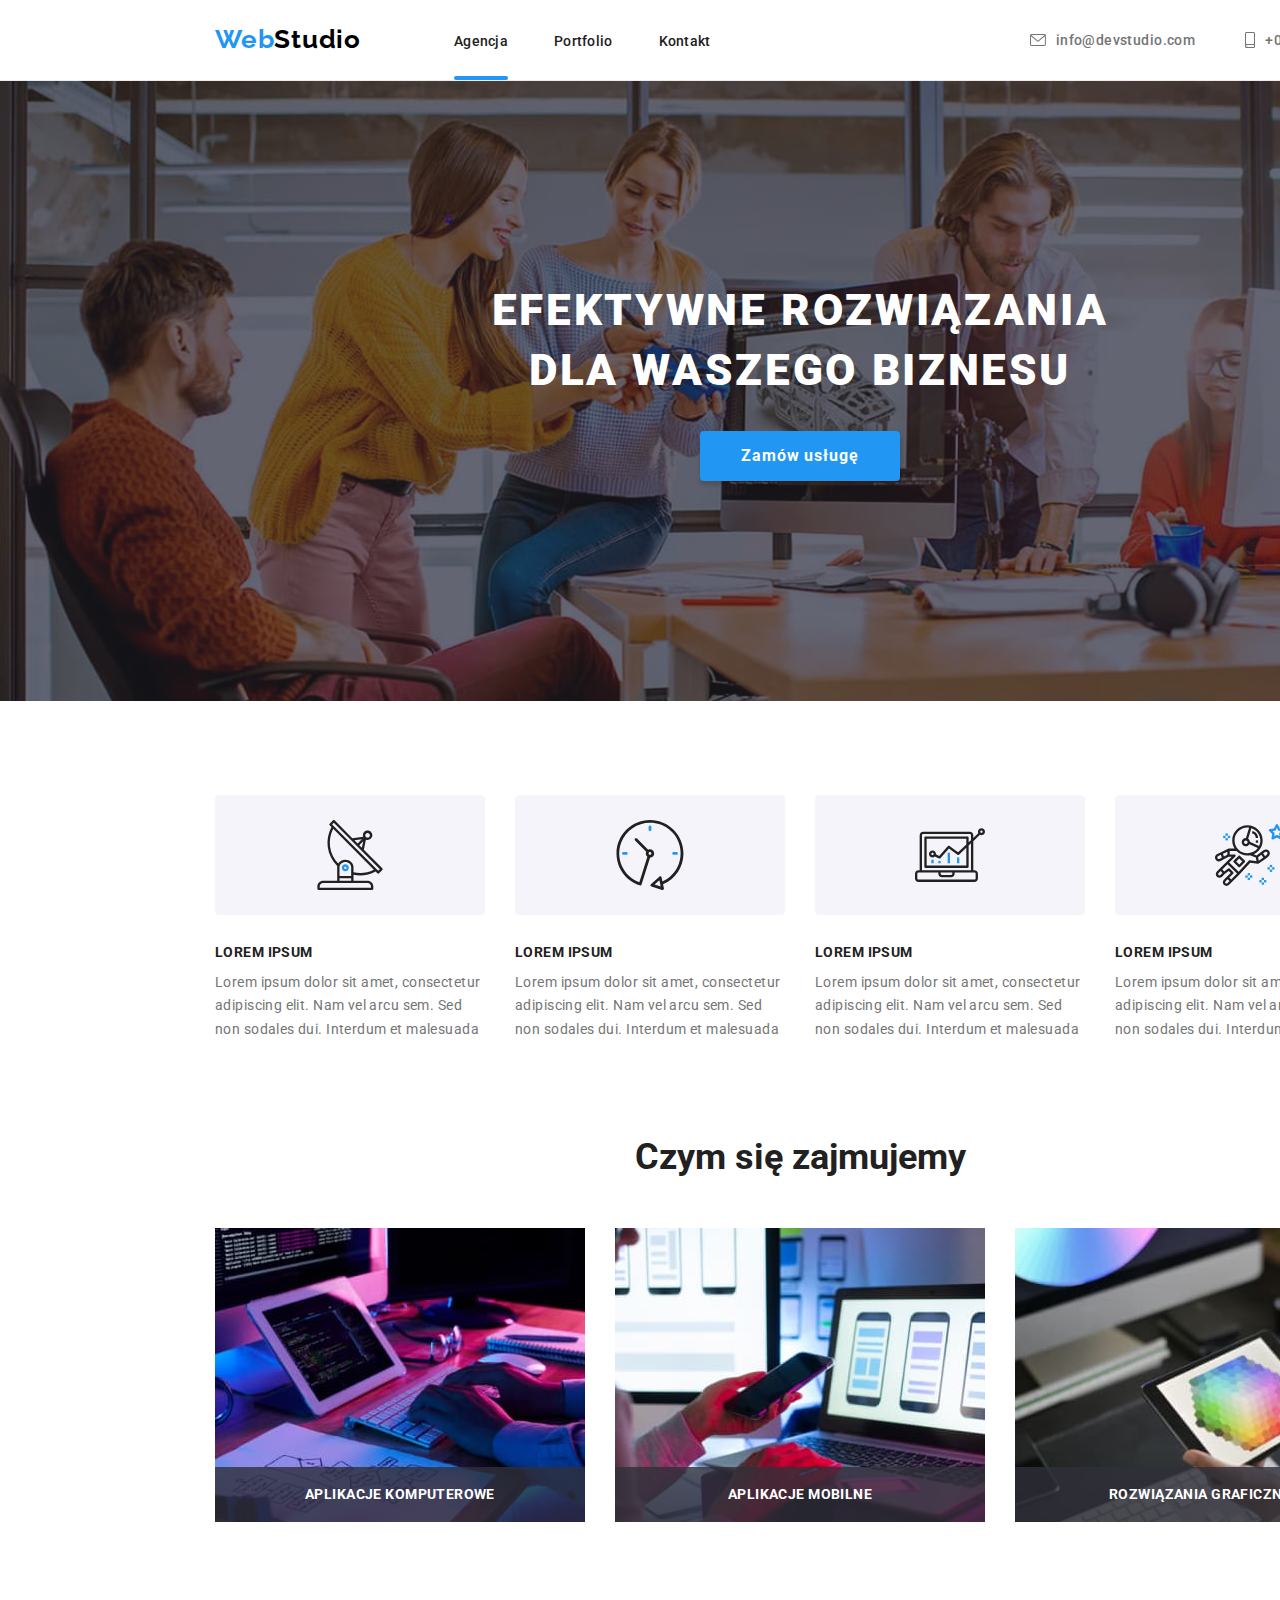
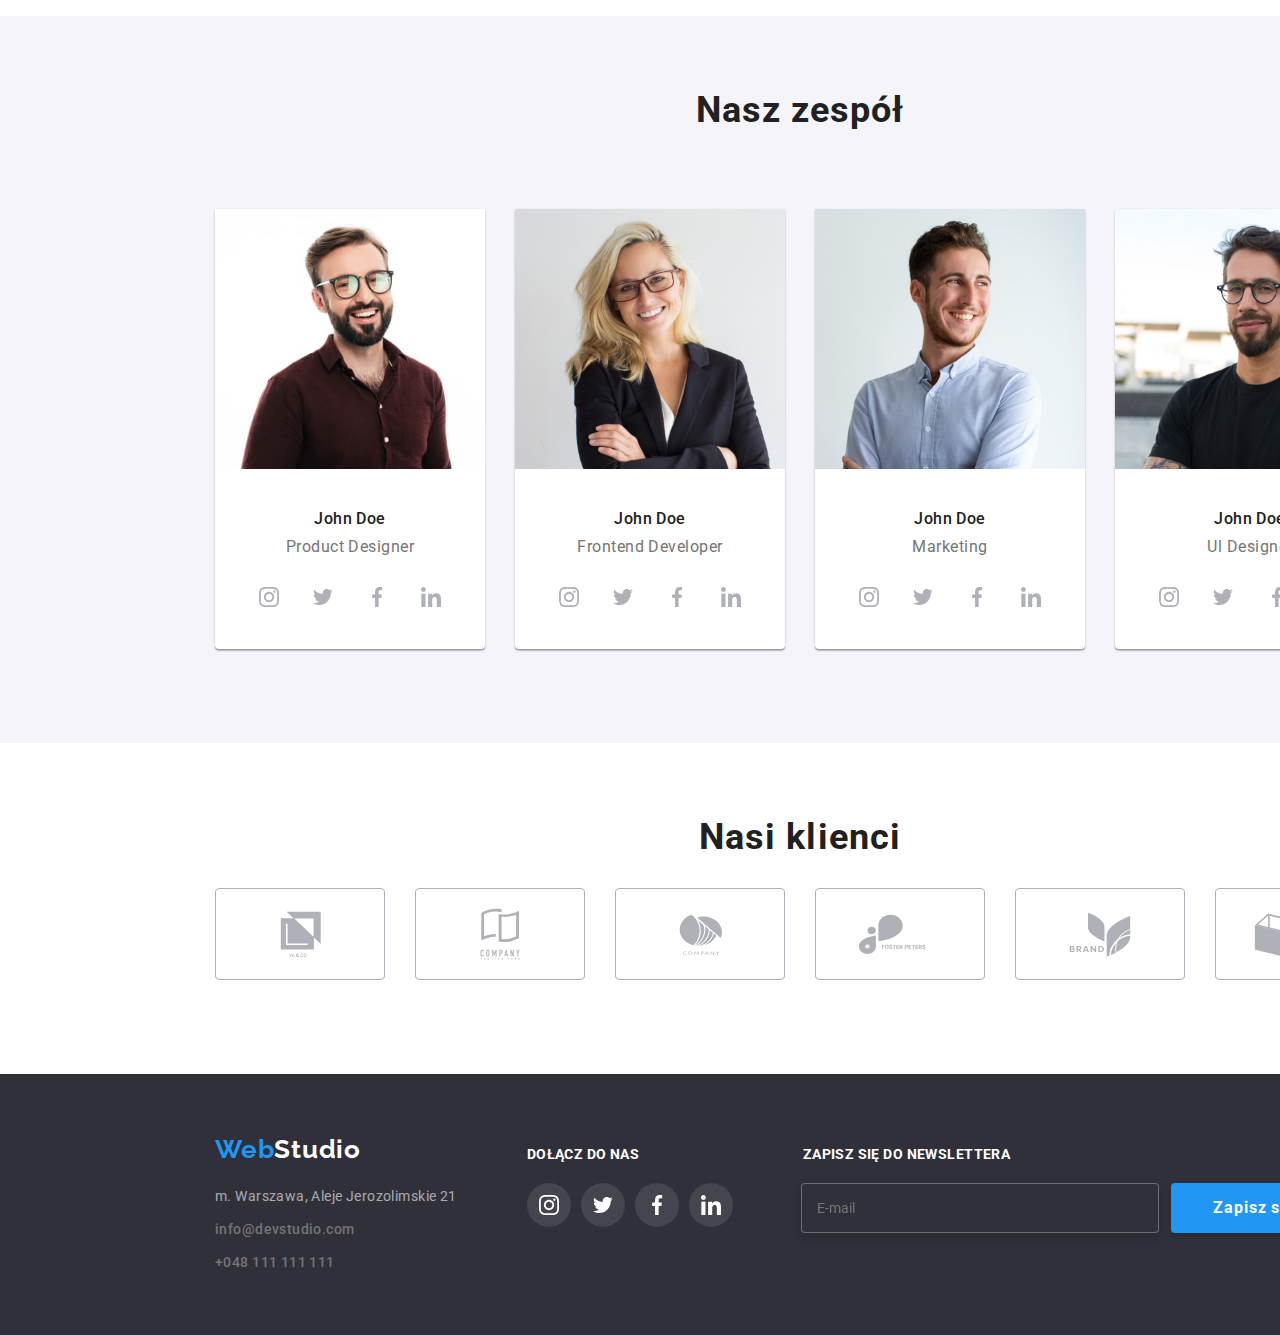
<file: index.html>
<!DOCTYPE html>
<html lang="pl">

<head>
  <meta charset="UTF-8">
  <link rel="stylesheet"
    href="https://cdnjs.cloudflare.com/ajax/libs/modern-normalize/1.0.0/modern-normalize.min.css" />
  <link rel="stylesheet" href="css/styles.css">
  <title>Zadanie domowe GOIT Polska - Figma</title>
  <link href="https://fonts.googleapis.com/css2?family=Raleway:wght@700&family=Roboto:wght@400;500;700;900&display=swap"
    rel="stylesheet" />
</head>

<body>
  <header class="border-line">
    <div class="page-header container">
      <a class="logo" href="index.html"><span>Web</span><span class="studio">Studio</span></a>
      <nav>
        <ul class="menu">
          <li class="hover-link"><a class="permalink effect" href="index.html">Agencja</a></li>
          <li class="hover-link"><a class="permalink" href="portfolio.html">Portfolio</a></li>
          <li><a class="permalink-contact" href="kontakt">Kontakt</a></li>
        </ul>
      </nav>
      <ul class="write">
        <li class="hover-contact"><a href="mailto:info@devstudio.com">
            <svg class="email" width="16" height="12">
              <use href="./images/sprite.svg#icon-email"></use>
            </svg>info@devstudio.com</a></li>
        <li><a class="permalink-telephone" href="tel:+048111111111"> <svg class="smartphone" width="10" height="16">
              <use href="./images/sprite.svg#icon-smartphone"></use>
            </svg>+048 111 111 111</a></li>
      </ul>
    </div>
  </header>

  <main>
    <section class="section-tittle">
      <div class="container">
        <h1 class="tittle">EFEKTYWNE ROZWIĄZANIA <br /> DLA WASZEGO BIZNESU</h1>
        <button class="service" type="button" data-modal-open>Zamów usługę</button>
      </div>
      </div>
    </section>
    <section class="section-lorem">
      <div class="container">
        <ul class="description">
          <li>
            <div class="icons"><svg width="270" height="120">
                <use href="./images/sprite.svg#icon-aerial" alt:ludzie pracujący przy projekcie auta></use>
              </svg></div>
            <h2 class="poem">LOREM IPSUM</h2>
            <p class="lorem">
              Lorem ipsum dolor sit amet, consectetur adipiscing elit. Nam vel arcu sem. Sed non sodales
              dui. Interdum et malesuada
            </p>
          </li>
          <li>
            <div class="icons"><svg width="270" height="120">
                <use href="./images/sprite.svg#icon-clock"></use>
              </svg></div>
            <h2 class="poem">LOREM IPSUM</h2>
            <p class="lorem">
              Lorem ipsum dolor sit amet, consectetur adipiscing elit. Nam vel arcu sem. Sed non sodales
              dui. Interdum et malesuada
            </p>
          </li>
          <li>
            <div class="icons"><svg width="270" height="120">
                <use href="./images/sprite.svg#icon-computer"></use>
              </svg></div>
            <h2 class="poem">LOREM IPSUM</h2>
            <p class="lorem">
              Lorem ipsum dolor sit amet, consectetur adipiscing elit. Nam vel arcu sem. Sed non sodales
              dui. Interdum et malesuada
            </p>
          </li>
          <li>
            <div class="icons"><svg width="270" height="120">
                <use href="./images/sprite.svg#icon-astronaut"></use>
              </svg></div>
            <h2 class="poem">LOREM IPSUM</h2>
            <p class="lorem">Lorem ipsum dolor sit amet, consectetur adipiscing elit. Nam vel arcu sem. Sed non sodales
              dui. Interdum et malesuada</p>
          </li>
        </ul>
      </div>
    </section>

    <section class="section">
      <div class="container">
        <h2 class="story">Czym się zajmujemy</h2>
        <ul class="image">
          <li class="thumb"><img src="images/first.jpg" alt="Człowiek pracujący na tablecie" width="370" height="294" />
            <p class="label">APLIKACJE KOMPUTEROWE</p>
          </li>
          <li class="thumb"><img src="images/second.jpg" alt="telefon komórkowy i komputer" width="370" height="294" />
            <p class="label">APLIKACJE MOBILNE</p>
          </li>
          <li class="thumb"><img src="images/third.jpg" alt="Baza kolorów na tablecie" width="370" height="294" />
            <p class="label">ROZWIĄZANIA GRAFICZNE</p>
          </li>
        </ul>
      </div>
    </section>

    <section class="section-team">
      <div class="container">
        <h2 class="team">Nasz zespół</h2>
        <ul class="company">
          <li class="card">
            <figure>
              <img src="images/product.jpg" alt="Osoba będąca product designerem w firmie" width="270" height="260" />
              <figcaption>
                <h4 class="name">John Doe</h4>
                <p class="about">Product Designer</p>
                <ul class="social-icons">
                  <li><a href="link" class="socialmedia-link"><svg class="media-icons" width="20" height="20">
                        <use href="./images/sprite.svg#icon-instagram"></use>
                      </svg></a></li>
                  <li><a href="link" class="socialmedia-link"><svg class="media-icons" width="20" height="20">
                        <use href="./images/sprite.svg#icon-twiiter"></use>
                      </svg></a></li>
                  <li><a href="link" class="socialmedia-link"><svg class="media-icons" width="20" height="20">
                        <use href="./images/sprite.svg#icon-facebook"></use>
                      </svg></a></li>
                  <li><a href="link" class="socialmedia-link"><svg class="media-icons" width="20" height="20">
                        <use href="./images/sprite.svg#icon-linkedin-"></use>
                      </svg></a></li>
                </ul>
              </figcaption>
            </figure>
          </li>
          <li class="card">
            <figure>
              <img src="images/frontend.jpg" alt="Osoba będąca frontend developerem w firmie" width="270"
                height="260" />
              <figcaption>
                <h4 class="name">John Doe</h4>
                <p class="about">Frontend Developer</p>
                <ul class="social-icons">
                  <li><a href="link" class="socialmedia-link"><svg class="media-icons" width="20" height="20">
                        <use href="./images/sprite.svg#icon-instagram"></use>
                      </svg></a></li>
                  <li><a href="link" class="socialmedia-link"><svg class="media-icons" width="20" height="20">
                        <use href="./images/sprite.svg#icon-twiiter"></use>
                      </svg></a></li>
                  <li><a href="link" class="socialmedia-link"><svg class="media-icons" width="20" height="20">
                        <use href="./images/sprite.svg#icon-facebook"></use>
                      </svg></a></li>
                  <li><a href="link" class="socialmedia-link"><svg class="media-icons" width="20" height="20">
                        <use href="./images/sprite.svg#icon-linkedin-"></use>
                      </svg></a></li>
                </ul>
              </figcaption>
            </figure>
          </li>
          <li class="card">
            <figure>
              <img src="images/marketing.jpg" alt="Osoba będąca marketingowcem w firmie" width="270" height="260" />
              <figcaption>
                <h4 class="name">John Doe</h4>
                <p class="about">Marketing</p>
                <ul class="social-icons">
                  <li><a href="link" class="socialmedia-link"><svg class="media-icons" width="20" height="20">
                        <use href="./images/sprite.svg#icon-instagram"></use>
                      </svg></a></li>
                  <li><a href="link" class="socialmedia-link"><svg class="media-icons" width="20" height="20">
                        <use href="./images/sprite.svg#icon-twiiter"></use>
                      </svg></a></li>
                  <li><a href="link" class="socialmedia-link"><svg class="media-icons" width="20" height="20">
                        <use href="./images/sprite.svg#icon-facebook"></use>
                      </svg></a></li>
                  <li><a href="link" class="socialmedia-link"><svg class="media-icons" width="20" height="20">
                        <use href="./images/sprite.svg#icon-linkedin-"></use>
                      </svg></a></li>
                </ul>
              </figcaption>
            </figure>
          </li>
          <li class="card">
            <figure>
              <img src="images/ul.jpg" alt="Osoba będąca Ul Designer w firmie" width="270" height="260" />
              <figcaption>
                <h4 class="name">John Doe</h4>
                <p class="about">Ul Designer</p>
                <ul class="social-icons">
                  <li><a href="link" class="socialmedia-link"><svg class="media-icons" width="20" height="20">
                        <use href="./images/sprite.svg#icon-instagram"></use>
                      </svg></a></li>
                  <li><a href="link" class="socialmedia-link"><svg class="media-icons" width="20" height="20">
                        <use href="./images/sprite.svg#icon-twiiter"></use>
                      </svg></a></li>
                  <li><a href="link" class="socialmedia-link"><svg class="media-icons" width="20" height="20">
                        <use href="./images/sprite.svg#icon-facebook"></use>
                      </svg></a></li>
                  <li><a href="link" class="socialmedia-link"><svg class="media-icons" width="20" height="20">
                        <use href="./images/sprite.svg#icon-linkedin-"></use>
                      </svg></a></li>
                </ul>
              </figcaption>
            </figure>
          </li>
        </ul>
      </div>
    </section>
    <section class="section">
      <div class="container">
        <h2 class="team">Nasi klienci</h2>
        <ul class="company company-icon">
          <li><a href="company" class="client"><svg width="41" height="47">
                <use href="./images/sprite.svg#icon-company-1"></use>
              </svg></a></li>
          <li><a href="company" class="client"><svg width="40" height="52">
                <use href="./images/sprite.svg#icon-company-2"></use>
              </svg></a></li>
          <li><a href="company" class="client"><svg width="43" height="41">
                <use href="./images/sprite.svg#icon-company-3"></use>
              </svg></a></li>
          <li><a href="company" class="client"><svg class="envelope" width="84" height="40">
                <use href="./images/sprite.svg#icon-company-4"></use>
              </svg></a></li>
          <li><a href="company" class="client"><svg width="62" height="45">
                <use href="./images/sprite.svg#icon-company-5"></use>
              </svg></a></li>
          <li><a href="company" class="client"><svg width="93" height="43">
                <use href="./images/sprite.svg#icon-company-6"></use>
              </svg></a></li>
        </ul>
      </div>
    </section>
  </main>
  <footer class="end">
    <div class="container footer-socialmedia">
      <div>
        <a class="logo" href="index.html"><span>Web</span><span class="color">Studio</span></a>
        <address class="contact">
          <ul class="footer-address">
            <li class="address-list">m. Warszawa, Aleje Jerozolimskie 21</li>
            <li class="mail"><a class="permalink" href="mailto:info@devstudio.com">info@devstudio.com</a></li>
            <li class="mail"><a class="permalink" href="tel:+048111111111">+048 111 111 111</a></li>
          </ul>
        </address>
      </div>
      <div>
        <h3 class="invitation">DOŁĄCZ DO NAS</h2>
          <ul class="socialmedia">
            <li><a href="link" class="socialmedia-link"><svg width="20" height="20">
                  <use href="./images/sprite.svg#icon-instagram"></use>
                </svg></a></li>
            <li><a href="link" class="socialmedia-link"><svg width="20" height="20">
                  <use href="./images/sprite.svg#icon-twiiter"></use>
                </svg></a></li>
            <li><a href="link" class="socialmedia-link"><svg width="20" height="20">
                  <use href="./images/sprite.svg#icon-facebook"></use>
                </svg></a></li>
            <li><a href="link" class="socialmedia-link"><svg width="20" height="20">
                  <use href="./images/sprite.svg#icon-linkedin-"></use>
                </svg></a></li>
          </ul>
      </div>
      <div>
        <h3 class="invitation">ZAPISZ SIĘ DO NEWSLETTERA</h3>
        <form>
          <label>
            <input class="sign-email" type="email" name="email" placeholder="E-mail" />
            <button class="sign-in-button" type="Submit"><span class="sign-in-text">Zapisz się</span><svg class="sign-in" width="24" height="24">
                <use href="./images/sprite.svg#icon-icon-send"></use>
              </svg></button>
          </label>
        </form>
      </div>
    </div>
  </footer>
  <div class="backdrop is-hidden" data-modal>
    <div class="modal">
      <button class="modal-button" type="button">
        <svg class="close-button" data-modal-close>
          <use href="./images/sprite.svg#icon-cross"></use>
        </svg>
      </button>
        <h2 class="first-modal-text">Zostaw swoje dane w formularzu poniżej</h2>
        <form>
          <label class="name-input">Imię
          <input class="place-input" type="text" name="name" /><svg class="icon-people" width="12" height="12" data-modal-close>
            <use href="./images/sprite.svg#icon-Vector-1"></use>
          </svg>
        </label>
        <label class="name-input">Telefon
          <input class="place-input" type="tel" name="telephone-number" /><svg class="icon-telephone " width="13" height="13" data-modal-close>
            <use href="./images/sprite.svg#icon-Vector-2"></use>
          </svg>
        </label>
        <label class="name-input">Email
          <input class="place-input" type="email" name="email" /><svg class="icon-envelope" width="15" height="12" data-modal-close>
            <use href="./images/sprite.svg#icon-Vector-3"></use>
          </svg>
        </label>
        <label class="name-input">Komentarz
          <textarea class="comment-input text-area" name="feedback" rows="5" placeholder="Wprowadź tekst"></textarea>
        </label>
        <label class="checkbox-window">
          <p class="checkbox-text">Oświadczam iż akceptuję <a href="#" class="rules-policy">Regulamin</a> i <a href="#"
              class="rules-policy">Politykę Prywatności.</a></p>
          <input class="checkbox" type="checkbox" name="rules-policy" value="rules-policy" checked />
          <span class="checkmark">
            <svg class="checkbox-icon" width="16" height="15" data-modal-close>
              <use href="./images/sprite.svg#icon-checkmark"></use>
            </svg>
          </span>
          </label>
        <button class="button-form" type="Submit">Wyślij</button>
      </form>

    </div>
  </div>
  <script src="./js/modal.js"></script>
</body>

</html>
</file>
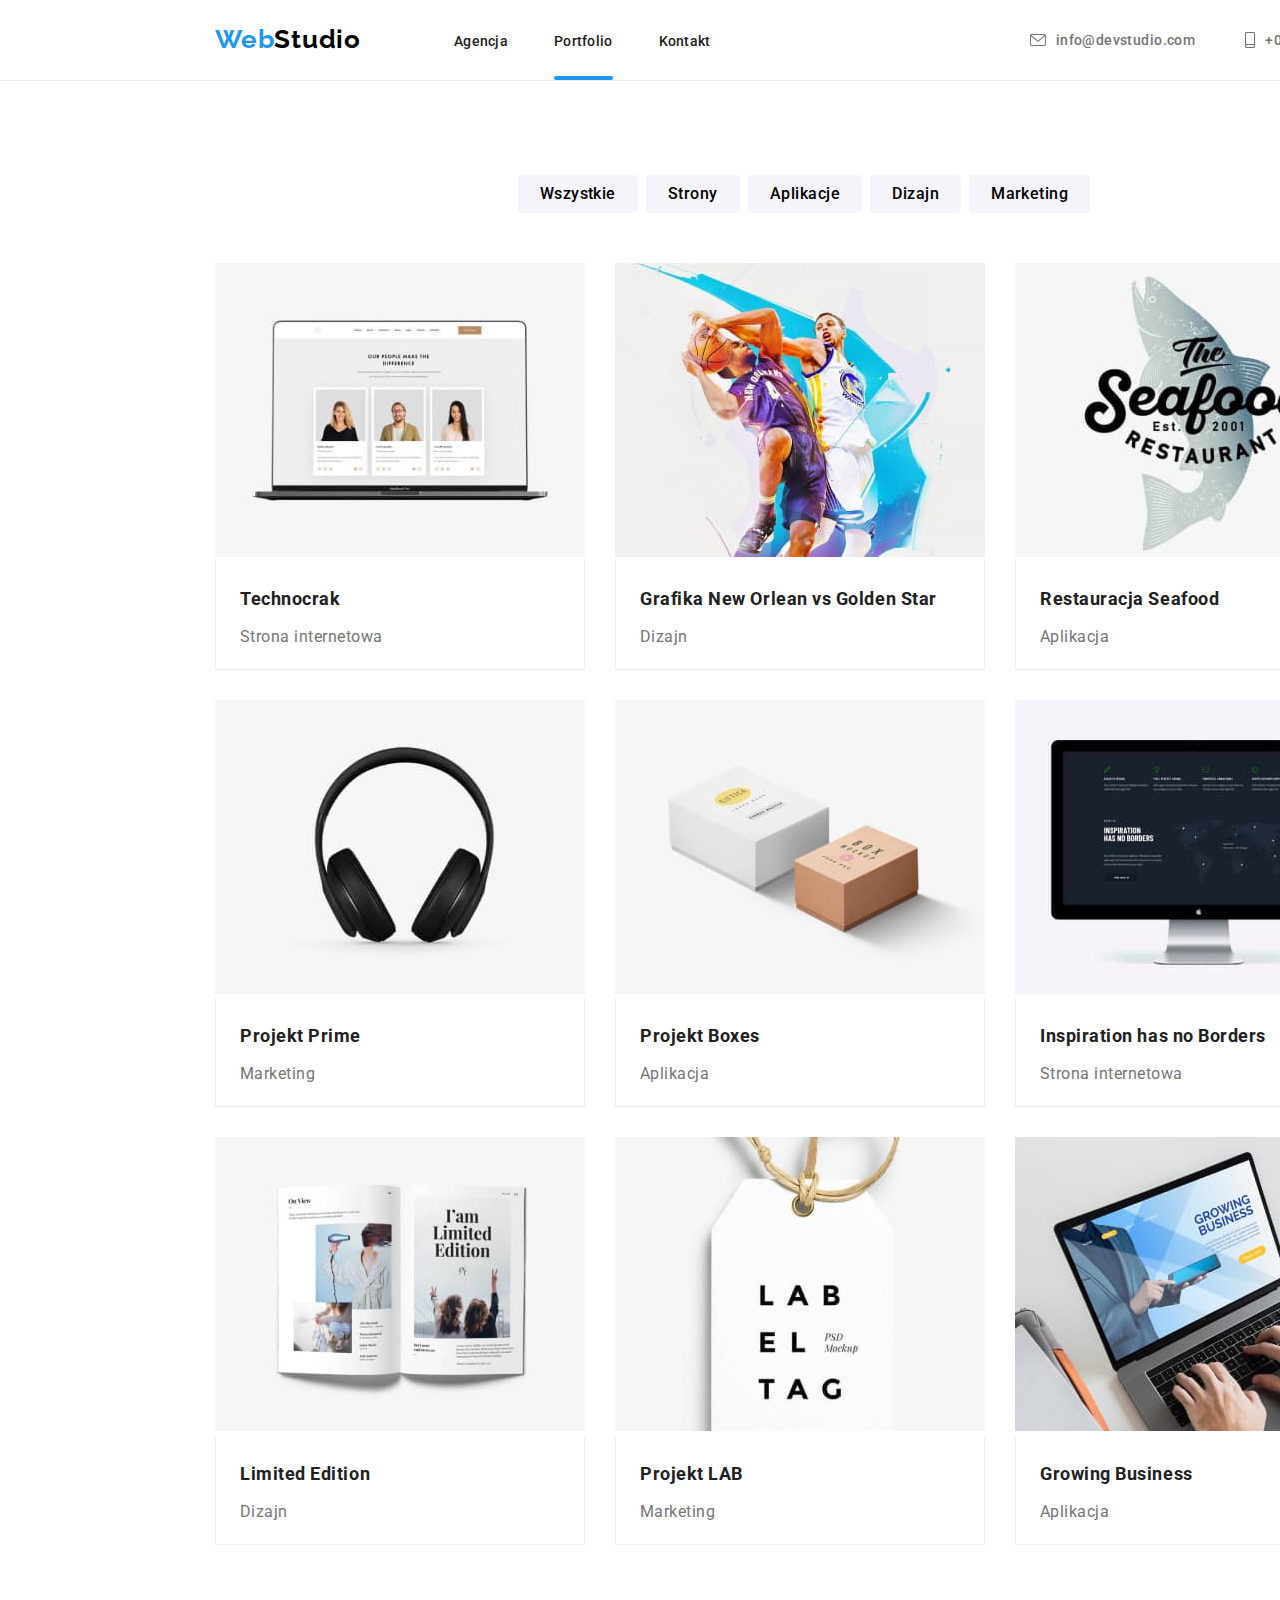
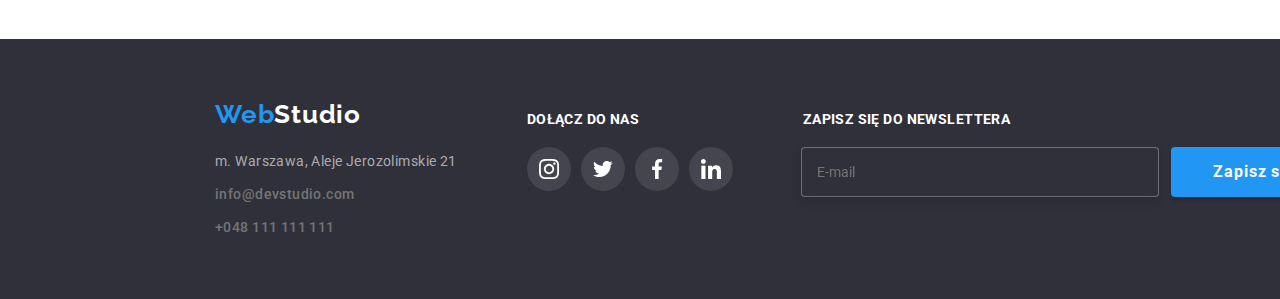
<file: portfolio.html>
<!DOCTYPE html>
<html lang="pl">

<head>
    <meta charset="UTF-8">
    <link rel="stylesheet"
        href="https://cdnjs.cloudflare.com/ajax/libs/modern-normalize/1.0.0/modern-normalize.min.css" />
    <link rel="stylesheet" href="css/styles.css">
    <title>Zadanie domowe GOIT Polska - Figma</title>
    <link
        href="https://fonts.googleapis.com/css2?family=Raleway:wght@700&family=Roboto:wght@400;500;700;900&display=swap"
        rel="stylesheet" />
</head>

<body>
    <header class="border-line">
        <div class="page-header container">
            <a class="logo" href="index.html"><span>Web</span><span class="studio">Studio</span></a>
            <nav>
                <ul class="menu">
                    <li class="hover-link"><a class="permalink" href="index.html">Agencja</a></li>
                    <li class="hover-link"><a class="permalink effect" href="portfolio.html">Portfolio</a></li>
                    <li><a class="permalink-contact" href="kontakt">Kontakt</a></li>
                </ul>
            </nav>
            <ul class="write">
                <li class="hover-contact"><a href="mailto:info@devstudio.com">
                        <svg class="email" width="16" height="12">
                            <use href="./images/sprite.svg#icon-email"></use>
                        </svg>info@devstudio.com</a></li>
                <li><a class="permalink-telephone" href="tel:+048111111111"> <svg class="smartphone" width="10" height="16">
                            <use href="./images/sprite.svg#icon-smartphone"></use>
                        </svg>+048 111 111 111</a></li>
            </ul>
        </div>
    </header>
    <main class="background">
        <div class="container">
            <ul class="button-list">
                <li><button class="click" type="button">Wszystkie</button></li>
                <li><button class="click" type="button">Strony</button></li>
                <li><button class="click" type="button">Aplikacje</button></li>
                <li><button class="click" type="button">Dizajn</button></li>
                <li><button class="click" type="button">Marketing</button></li>
            </ul>
            <ul class="description-img">
                <li class="img">
                    <figure><img src="images/technocrak.jpg" alt="laptop" width="370" height="294">
                        <div class="overlay">
                            <p class="text-visable">
                                Technocrack jest popularną platformą wykorzystywaną do rozpowszechniania koronawirusa. Firmy wykorzystują tę platformę
                                do celów szpiegowskich i ataków na niezabezpieczone serwery konkurencji
                            </p>
                        </div>
                        <figcaption class="border">
                            <p class="image-name">Technocrak</p>
                            <p class="about-img"> Strona internetowa</p>
                        </figcaption>
                    </figure>
                </li>
                <li class="img">
                    <figure><img src="images/neworlean.jpg" alt="mecz koszykowki" width="370" height="294">
                        <div class="overlay">
                            <p class="text-visable">
                                Technocrack jest popularną platformą wykorzystywaną do rozpowszechniania koronawirusa. Firmy wykorzystują tę
                                platformę
                                do celów szpiegowskich i ataków na niezabezpieczone serwery konkurencji
                            </p>
                        </div>
                        <figcaption class="border">
                            <p class="image-name">Grafika New Orlean vs Golden Star</p>
                            <p class="about-img"> Dizajn </p>
                        </figcaption>
                    </figure>
                </li>
                <li class="img">
                    <figure><img src="images/seafood.jpg" alt="plakat z rekinem" width="370" height="294">
                        <div class="overlay">
                            <p class="text-visable">
                                Technocrack jest popularną platformą wykorzystywaną do rozpowszechniania koronawirusa. Firmy wykorzystują tę
                                platformę
                                do celów szpiegowskich i ataków na niezabezpieczone serwery konkurencji
                            </p>
                        </div>
                        <figcaption class="border">
                            <p class="image-name">Restauracja Seafood</p>
                            <p class="about-img"> Aplikacja </p>
                        </figcaption>
                    </figure>
                </li>
                <li class="img">
                    <figure><img src="images/prime.jpg" alt="słuchawki" width="370" height="294">
                        <div class="overlay">
                            <p class="text-visable">
                                Technocrack jest popularną platformą wykorzystywaną do rozpowszechniania koronawirusa. Firmy wykorzystują tę
                                platformę
                                do celów szpiegowskich i ataków na niezabezpieczone serwery konkurencji
                            </p>
                        </div>
                        <figcaption class="border">
                            <p class="image-name">Projekt Prime</p>
                            <p class="about-img">Marketing </p>
                        </figcaption>
                    </figure>
                </li>
                <li class="img">
                    <figure><img src="images/boxes.jpg" alt="dwa pudełka" width="370" height="294">
                        <div class="overlay">
                            <p class="text-visable">
                                Technocrack jest popularną platformą wykorzystywaną do rozpowszechniania koronawirusa. Firmy wykorzystują tę
                                platformę
                                do celów szpiegowskich i ataków na niezabezpieczone serwery konkurencji
                            </p>
                        </div>
                        <figcaption class="border">
                            <p class="image-name">Projekt Boxes</p>
                            <p class="about-img"> Aplikacja</p>
                        </figcaption>
                    </figure>
                </li>
                <li class="img">
                    <figure><img src="images/borders.jpg" alt="akran komputera" width="370" height="294">
                        <div class="overlay">
                            <p class="text-visable">
                                Technocrack jest popularną platformą wykorzystywaną do rozpowszechniania koronawirusa. Firmy wykorzystują tę
                                platformę
                                do celów szpiegowskich i ataków na niezabezpieczone serwery konkurencji
                            </p>
                        </div> 
                        <figcaption class="border">
                            <p class="image-name">Inspiration has no Borders </p>
                            <p class="about-img"> Strona internetowa</p>
                        </figcaption>
                    </figure>
                </li>
                <li class="img">
                    <figure><img src="images/magazyn.jpg" alt="gazeta" width="370" height="294">
                        <div class="overlay">
                            <p class="text-visable">
                                Technocrack jest popularną platformą wykorzystywaną do rozpowszechniania koronawirusa. Firmy wykorzystują tę
                                platformę
                                do celów szpiegowskich i ataków na niezabezpieczone serwery konkurencji
                            </p>
                        </div>
                        <figcaption class="border">
                            <p class="image-name">Limited Edition</p>
                            <p class="about-img"> Dizajn</p>
                        </figcaption>
                    </figure>
                </li>
                <li class="img">
                    <figure><img src="images/lab.jpg" alt="etykieta" width="370" height="294">
                        <div class="overlay">
                            <p class="text-visable">
                                Technocrack jest popularną platformą wykorzystywaną do rozpowszechniania koronawirusa. Firmy wykorzystują tę
                                platformę
                                do celów szpiegowskich i ataków na niezabezpieczone serwery konkurencji
                            </p>
                        </div>
                        <figcaption class="border">
                            <p class="image-name">Projekt LAB</p>
                            <p class="about-img"> Marketing </p>
                        </figcaption>
                    </figure>
                </li>
                <li class="img">
                    <figure><img src="images/computer.jpg" alt="laptop" width="370" height="294" />
                        <div class="overlay">
                            <p class="text-visable">
                                Technocrack jest popularną platformą wykorzystywaną do rozpowszechniania koronawirusa. Firmy wykorzystują tę
                                platformę
                                do celów szpiegowskich i ataków na niezabezpieczone serwery konkurencji
                            </p>
                        </div>
                        <figcaption class="border">
                            <p class="image-name">Growing Business</p>
                            <p class="about-img">Aplikacja</p>
                        </figcaption>
                    </figure>
                </li>
            </ul>
        </div>
    </main>
    <footer class="end">
        <div class="container footer-socialmedia">
            <div>
                <a class="logo" href="index.html"><span>Web</span><span class="color">Studio</span></a>
                <address class="contact">
                    <ul class="footer-address">
                        <li class="address-list">m. Warszawa, Aleje Jerozolimskie 21</li>
                        <li class="mail"><a class="permalink" href="mailto:info@devstudio.com">info@devstudio.com</a></li>
                        <li class="mail"><a class="permalink" href="tel:+048111111111">+048 111 111 111</a></li>
                    </ul>
                </address>
            </div>
            <div>
                <h3 class="invitation">DOŁĄCZ DO NAS</h2>
                    <ul class="socialmedia">
                        <li><a href="link" class="socialmedia-link"><svg width="20" height="20">
                                    <use href="./images/sprite.svg#icon-instagram"></use>
                                </svg></a></li>
                        <li><a href="link" class="socialmedia-link"><svg width="20" height="20">
                                    <use href="./images/sprite.svg#icon-twiiter"></use>
                                </svg></a></li>
                        <li><a href="link" class="socialmedia-link"><svg width="20" height="20">
                                    <use href="./images/sprite.svg#icon-facebook"></use>
                                </svg></a></li>
                        <li><a href="link" class="socialmedia-link"><svg width="20" height="20">
                                    <use href="./images/sprite.svg#icon-linkedin-"></use>
                                </svg></a></li>
                    </ul>
            </div>
            <div>
                <h3 class="invitation">ZAPISZ SIĘ DO NEWSLETTERA</h3>
                <form>
                    <label>
                        <input class="sign-email" type="email" name="email" placeholder="E-mail" />
                        <button class="sign-in-button" type="Submit"><span class="sign-in-text">Zapisz się</span><svg
                                class="sign-in" width="24" height="24">
                                <use href="./images/sprite.svg#icon-icon-send"></use>
                            </svg></button>
                    </label>
                </form>
            </div>
        </div>
    </footer>
</body>

</html>
</file>
<file: css/styles.css>
*,
*::after,
*::before {
    box-sizing: border-box;
    margin: 0;
    padding: 0;
}
:root {
    --first: #ECECEC;
    --blue: #2196F3;
    --dark: #212121;
    --black: #000000;
    --grey: #757575;
    --white: #FFFFFF;
    --second: #2F303A;
    --third: #F5F4FA;
    --fourth: #EEEEEE;
    --background:#F5F4FA;
    --social: #AFB1B8;
    --page-header: rgba(236, 236, 236, 1);
    --border: rgba(175, 177, 184, 1);
    --tittle:rgba(47, 48, 58, 0.4);
    --end: rgba(255, 255, 255, 0.6);
    --socialmedia: rgba(255, 255, 255, 0.1);
    --label: rgba(47, 48, 58, 0.8);
    --modal: rgba(117, 117, 117, 0.5);
}
body {
    width: 1600px;
    color: var(--dark);
    font-size: 16px;
    font-family: "Roboto", "Raleway", sans-serif;
}
.border-line {
    border-bottom: 1px solid var(--first)
}
.page-header {
    display: flex;
}
.logo {
    font-family: 'Raleway';
    font-weight: 700;
    font-size: 26px;
    line-height: 1.19;
    letter-spacing: 0.03em;
    text-decoration: none;
    color: var(--blue);
    padding-top: 24px;
    padding-bottom: 25px;
}
.email {
        width: 26px;
        height: 12px;
    padding-right: 10px;
    fill: var(--grey);
}
.smartphone {
    padding-right: 10px;
    fill: var(--grey);
        width: 20px;
        height: 16px;
}
.studio {
    color: var(--black)
}
.menu a {
    font-weight: 500;
    color: var(--dark);
    font-size: 14px;
    text-decoration: none;
    line-height: 1.1;
    letter-spacing: 0.02em;
}
.menu {
    list-style: none;
    display: flex;
    padding-left: 93px;
    padding-top: 32px;
}
.hover-link {
    padding-right: 46px;
}
.effect {
    position: relative;
}
.effect::after {
    content:'';
    height: 4px;
    background: var(--blue);
    border-radius: 2px;
    position: absolute;
    bottom: -31px;
    text-transform: uppercase;
    width: 100%;
    left:0;
}
.permalink-telephone {
    padding-left: 50px;
}
.permalink:hover,
.permalink:focus,
.menu a:focus,
.menu a:hover,
.write a:hover,
.write a:focus {
    color: var(--blue);
    transition-duration: 250ms;
        transition-timing-function: cubic-bezier(0.4, 0, 0.2, 1);
    }
.write a:hover svg,
.write a:focus svg {
    fill: var(--blue);
        transition-duration: 250ms;
            transition-timing-function: cubic-bezier(0.4, 0, 0.2, 1);
}
.write a {
    font-weight: 500;
    color: var(--grey);
    text-decoration: none;
    font-size: 14px;
    display: flex;
    align-items: center;
    justify-content: center;
}
.write {
    font-style: normal;
    font-size: 14px;
    line-height: 24px;
    letter-spacing: 0.03em;
    list-style: none;
    display: flex;
    margin-left: auto;
    align-items: center;
}
.color {
    color: var(--white)
}
.contact {
    font-style: normal;
    font-size: 14px;
    line-height: 1.71;
    letter-spacing: 0.03em;
}
.contact a {
    font-weight: 500;
    color: var(--grey);
    text-decoration: none;
    font-size: 14px;
}
.section {
    padding-top: 94px;
    padding-bottom: 94px;
}
.container {
    width: 1200px;
    margin: 0 auto;
    padding-left: 15px;
    padding-right: 15px;
}
.section-tittle {
    background-color: var(--second);
    text-align: center;
    background-image: linear-gradient(rgba(47, 48, 58, 0.4),
            rgba(47, 48, 58, 0.4)),
        url(../images/people.jpg);
    background-size: cover;
    background-repeat: no-repeat;
    padding-top: 200px;
    padding-bottom: 106px;
}
.tittle {
    font-weight: 900;
    font-size: 44px;
    line-height: 1.36;
    letter-spacing: 0.06em;
    text-transform: uppercase;
    color: var(--white);
    border-radius: 0px;
    margin-bottom: 30px;
}
.service {
    font-weight: 700;
    font-size: 16px;
    line-height: 1.85;
    letter-spacing: 0.06em;
    color: var(--white);
    background-color: var(--blue);
    cursor: pointer;
    background: var(--blue);
    box-shadow: 0px 4px 4px rgba(0, 0, 0, 0.15);
    border-radius: 4px;
    width: 200px;
    height: 50px;
    border: none;
    margin-bottom: 114px;
}
.section-lorem {
    padding-top: 94px;
}
.icons {
    display: flex;
    justify-content: center;
    margin-bottom: 30px;
}
.poem {
    font-weight: 700;
    font-size: 14px;
    line-height: 1.14;
    letter-spacing: 0.03em;
    text-transform: uppercase;
    color: var(--dark);
}
.lorem {
    color: var(--grey);
    font-size: 14px;
    letter-spacing: 0.03em;
    line-height: 1.71;
    text-transform: none;
    padding-top: 10px;
}
.description {
    list-style: none;
    display: flex;
    gap: 30px;
}
.story {
    font-size: 36px;
    line-height: 1.17;
    padding-bottom: 50px;
    text-align: center;
}
.image {
    list-style: none;
    display: flex;
    justify-content: space-between;
    height: 294px;
}
.thumb {
    position:relative;
    overflow:hidden;
}
.thumb>.label {
    position: absolute;
    bottom: 0;
        right: 0;
        margin: 0;
        width: 370px;
    background-color: var(--label);
    font-family: 'Roboto';
        font-style: normal;
        font-weight: 700;
        font-size: 14px;
        line-height: 1.14px;
        text-align: center;
        letter-spacing: 0.03em;
        text-transform: uppercase;
        color: var(--white);
        padding: 27px;
}
.social-icons {
    list-style: none;
    display: flex;
    margin-left: 32px;
    margin-bottom: 30px;
    gap: 10px;
    fill: var(--social)
}
.socialmedia-team {
    fill: var(--social);
}

.section-team {
    padding: 94px;
    background: var(--third);
}
.team {
    font-size: 36px;
    line-height: 1.17px;
    letter-spacing: 0.03em;
    text-align: center;
    padding-bottom: 50px;
}
.company {
    list-style: none;
    display: flex;
    justify-content: space-between;
}
.card {
    background: var(--white);
    box-shadow: 0px 1px 3px rgba(0, 0, 0, 0.12), 0px 1px 1px rgba(0, 0, 0, 0.14), 0px 2px 1px rgba(0, 0, 0, 0.2);
    border-radius: 0px 0px 4px 4px;
    margin-top: 47px;
}
.name {
    font-weight: 500;
    font-size: 16px;
    line-height: 2;
    letter-spacing: 0.03em;
    text-align: center;
    padding-top: 30px;
}
.about {
    color: var(--grey);
    font-size: 16px;
    letter-spacing: 0.03em;
    line-height: 1.5;
    letter-spacing: 0.03em;
    text-transform: none;
    text-align: center;
    margin-bottom: 16px;
}
.socialmedia-link {
    width: 44px;
    height: 44px;
    border-radius: 50%;
    padding: 12px;
    display: block;
    background: var(--socialmedia);
}
.socialmedia-link:hover,
.socialmedia-link:focus {
    fill: var(--white);
    background: var(--blue);
        transition-duration: 250ms;
            transition-timing-function: cubic-bezier(0.4, 0, 0.2, 1);
}
.company-icon {
    list-style: none;
        display: flex;
        fill: var(--social);
        gap: 30px;
}
.client {
    width: 170px;
        height: 92px;
        border: 1px solid #afb1b8;
        border-radius: 4px;
        align-items: center;
        justify-content: center;
        display: flex;
}
.client:hover,
.client:focus {
    fill: var(--blue);
    border-color: var(--blue);
    cursor: pointer;
        transition-duration: 250ms;
            transition-timing-function: cubic-bezier(0.4, 0, 0.2, 1);
}
.end {
    font-size: 14px;
    color: var(--end);
    padding: 60px;
    background: var(--second);
}
.footer-socialmedia {display: flex;}
.footer-address {
    list-style: none;
}
.address-list {
    padding-top: 20px;
}
.mail {
    padding-top: 9px;
}
.invitation {
    font-weight: 700;
    font-size: 14px;
    line-height: 1.17;
    letter-spacing: 0.03em;
    text-transform: uppercase;
    color: var(--white);
    padding-bottom: 20px;
    margin-top: 12px;
    padding-bottom: 20px;
    padding-left: 70px;
}
.socialmedia {
    list-style: none;
    display: flex;
    justify-content: center;
    gap: 10px;
    fill: var(--white);
    padding-left: 70px;
}
.sign-in{
    position:absolute;
    fill: var(--white);
    right: 24px;
    top:13px;
    }
.sign-in-text {
    position: absolute;
    left:42px;
    top:10px;
}

.sign-email {
    margin-left: 68px;
    background-color: var(--second);
    padding: 16px 15px;
    width: 358px;
    margin-right: 12px;
    border: 1px solid rgba(255, 255, 255, 0.3);
    filter: drop-shadow(0px 4px 4px rgba(0, 0, 0, 0.15));
    border-radius: 4px;
}
.sign-in-button{
font-weight: 700;
    font-size: 16px;
    line-height: 1.87;
    letter-spacing: 0.06em;
    color: var(--white);
    background-color: var(--blue);
    cursor: pointer;
    background: var(--blue);
    box-shadow: 0px 4px 4px rgba(0, 0, 0, 0.15);
    border-radius: 4px;
    width: 200px;
    height: 50px;
    border: none;
    position:absolute;
    margin-bottom: 104px;
}
.background {
    padding: 94px;
}
.button-list {
    display: flex;
    justify-content: center;
    list-style: none;
}
.click {
    font-weight: 500;
    font-size: 16px;
    line-height: 1.6;
    text-align: center;
    letter-spacing: 0.03em;
    background: var(--third);
    border-radius: 4px;
    margin-left: 8px;
    border-style: none;
    padding: 6px 22px;
    margin-bottom: 50px;
}
.click:hover {
    background-color: var(--blue);
    color: var(--white);
    cursor: pointer;
    box-shadow: 0px 3px 1px rgba(0, 0, 0, 0.1), 0px 1px 2px rgba(0, 0, 0, 0.08), 0px 2px 2px rgba(0, 0, 0, 0.12);
        transition-duration: 250ms;
            transition-timing-function: cubic-bezier(0.4, 0, 0.2, 1);
}
.description-img {
    list-style: none;
    display: flex;
    flex-wrap: wrap;
    gap: 30px;
}
.description-img .img{
    display: flex;
    background: var(--white);
}
.img:hover {
    cursor: pointer;
    box-shadow: 0px 1px 1px rgba(0, 0, 0, 0.12), 0px 4px 4px rgba(0, 0, 0, 0.06), 1px 4px 6px rgba(0, 0, 0, 0.16);
        transition-duration: 250ms;
            transition-timing-function: cubic-bezier(0.4, 0, 0.2, 1);
}
.description-img .img{
    position: relative;
    overflow: hidden;
}
.img:hover .overlay {
    transform: translatey(0);
}
.border {
    border-left: 1px solid var(--fourth);
    border-right: 1px solid var(--fourth);
    border-bottom: 1px solid var(--fourth);
    padding: 20px 24px;
    position: relative;
    background-color: var(--white);
}
.image-name {
    letter-spacing: 0.03em;
    font-weight: 700;
    font-size: 18px;
    line-height: 2;
    color: var(--dark);
}
.about-img {
    color: var(--grey);
    font-size: 16px;
    line-height: 1.5;
    letter-spacing: 0.03em;
    padding-top: 8px;
}
.text-visable{
font-size: 18px;
    line-height: 1.55;
    letter-spacing: 0.03em;
    color: var(--white);
    width: 301px;
}
.overlay{
    background: var(--blue);
    position: absolute;
    padding: 49px 45px 49px 24px;
    top: 0;
        left: 0;
        height: 100%;
        margin-bottom: 110px;
        transform: translatey(100%);
    transition-duration: 250ms;
        transition-timing-function: cubic-bezier(0.4, 0, 0.2, 1);
}
.overlay:hover {
    transform: translateX(0)
}

.backdrop{
    position:fixed;
    width: 100%;
    left: 0px;
    top: 0px;
    transition: opacity 250ms linear, visibility 250ms linear;
    transition-timing-function: cubic-bezier(0.4,0,0.2,1);
    background-color:rgba(0, 0, 0, 0.2);
    transform: scale(1.0);
    height: 100%;
}
.modal{
    position:absolute;
    top:50%;
    left:50%;
    width: 528px;
    padding: 40px;
    transform: translate(-50%, -50%);
    background-color: var(--white);
    box-shadow: 0px 1px 3px rgba(0, 0, 0, 0.12), 0px 1px 1px rgba(0, 0, 0, 0.14), 0px 2px 1px rgba(0, 0, 0, 0.2);
    border-radius:4px;
    }

input:focus+.icon-people,
input:focus+.icon-telephone,
input:focus+.icon-envelope,
textarea, input {
    fill: var(--blue);
    outline-color: var(--blue);
    transition-duration: 250ms;
    transition-timing-function: cubic-bezier(0.4, 0, 0.2, 1);
}
.close-button{
    position: absolute;
    width: 11px;
    height: 11px;
    right: 8px;
    top: 8px;
}
.modal-button {
    position: absolute;
    top: 8px;
    right: 8px;
    background-color: var(--white);
    border: 1px solid rgba(0, 0, 0, 0.1);
    border-radius: 50%;
    cursor: pointer;
    width: 30px;
    height: 30px;
}
.modal-button:hover{
    border: 1px solid var(--blue);
    transition-timing-function: cubic-bezier(0.4, 0, 0.2, 1);
    cursor: pointer;
}

.modal-button:hover svg{
    fill: var(--blue)
}
.is-hidden {
    opacity:0;
    visibility: hidden;
    pointer-events:none;
}
.first-modal-text {
        font-weight: 700;
        font-size: 20px;
        line-height: 1.15;
        text-align: center;
        letter-spacing: 0.03em;
        color: var(--dark);
        padding-top: 40px;
        padding-bottom: 12px;
}
.name-input {
        font-size: 12px;
        line-height: 1.16;
        letter-spacing: 0.01em;
        color: var(--grey);
        padding-bottom: 4px;
        position: relative;
}
.place-input {
    margin-bottom: 10px;
        width: 100%;
        height: 40px;
        border: 1px solid rgba(33, 33, 33, 0.2);
            border-radius: 4px;
}
.comment-input {
        width: 100%;
        height: 120px;
        border: 1px solid rgba(33, 33, 33, 0.2);
        border-radius: 4px;
        margin-bottom: 20px;
        padding:16px 12px;
}
.text-area{
    font-size: 12px;
        line-height: 14px;
        letter-spacing: 0.01em;
        color: var(--modal);
}
.rules-policy{
    color: var(--blue);
        text-decoration: underline;
        font-weight: 400;
        font-size: 14px;
        letter-spacing: 0.03em;
        line-height: 1.71;
}
.checkbox-window {
    display: block;
    position: relative;
    cursor: pointer;
}
.checkbox-window input {
    opacity: 0;
    cursor: pointer;
    height: 0;
    width: 0;
}
.checkmark {
    top: 4px;
    left: 14px;
    cursor: pointer;
    border-radius: 2px;
    background-color: var(--white);
        border: 2px solid black;
        position: absolute;
        width:15px;
        height:16px;
}
.checkbox-icon {
    height: 16px;
    width: 15px;
    visibility: hidden;
    fill: var(--white);
}
.checkbox-window input:checked~.checkmark .checkbox-icon {
    background-color: var(--blue);
    border: none;
    border-radius: 2px;
        visibility: visible;
        position: absolute;
        top: -2px;
            left: -2px;
}
.checkbox-text {
    font-size: 14px;
    line-height: 1.71px;
    letter-spacing: 0.03em;
    color: var(--grey);
    margin-left: 38px;
    cursor: default;
}
.modal-checkbox-link {
    color: var(--blue);
    text-decoration: underline;
    cursor: pointer;
}
.icon-people {
    color: var(--black);
    position: absolute;
        left: 15px;
            top: 28px;
}
.icon-telephone {
    color: var(--black);
    position: absolute;
    left: 14.27px;
    top: 30.23px;
}
.icon-envelope {
    color: var(--black);
    position: absolute;
    left: 13.5px;
    top: 29px;
}
.button-form {
    font-weight: 700;
        font-size: 16px;
        line-height: 1.85;
        letter-spacing: 0.06em;
        color: var(--white);
        background-color: var(--blue);
        cursor: pointer;
        box-shadow: 0px 4px 4px rgba(0, 0, 0, 0.15);
        border-radius: 4px;
        width: 200px;
        height: 50px;
        border: none;
        margin: 30px 124px 40px;
}
</file>
